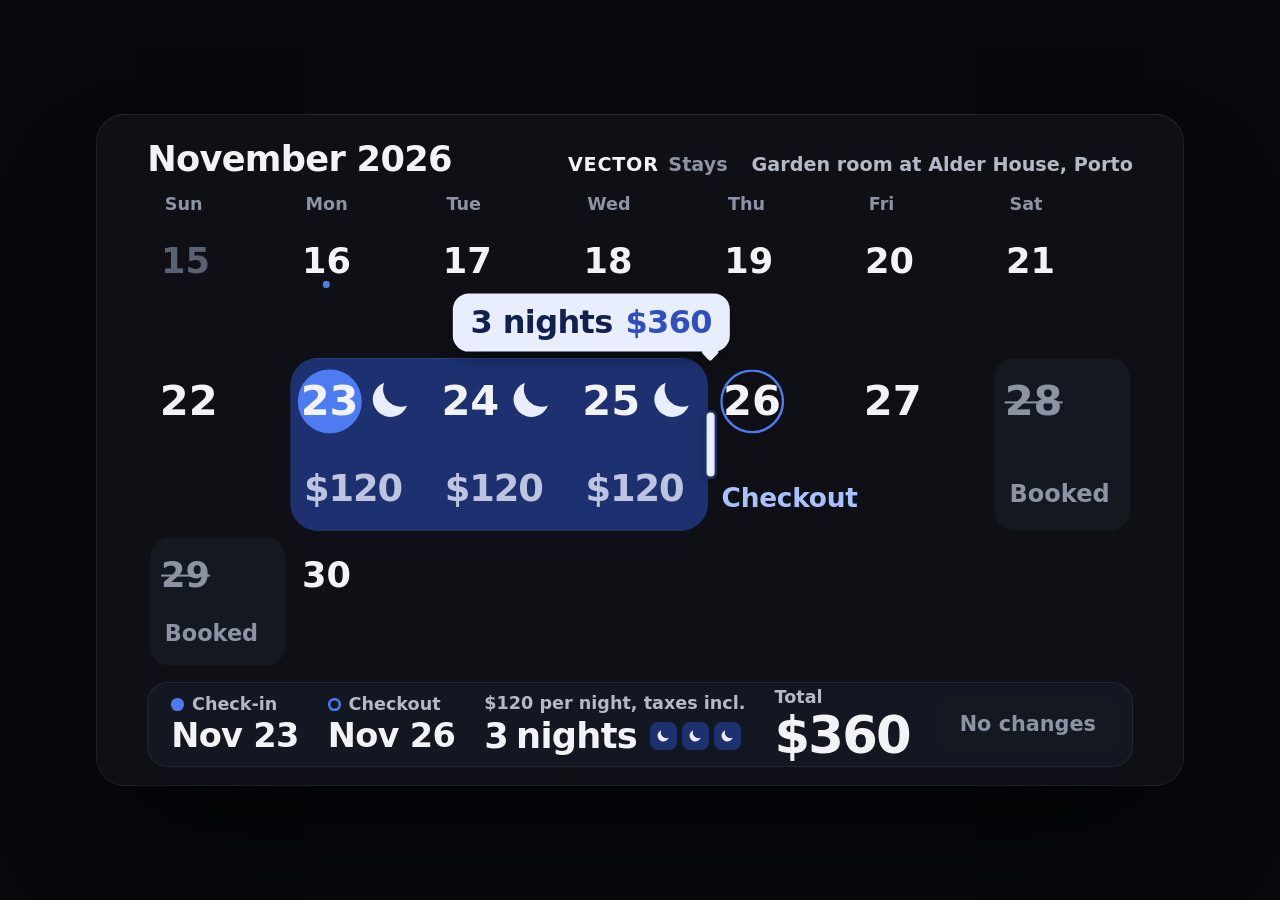
<file: index.html>
<!doctype html>
<html lang="en">
<head>
  <meta charset="utf-8">
  <meta name="viewport" content="width=device-width,initial-scale=1">
  <title>Extend Stay — veraetogrex_portfolio</title>
  <link rel="stylesheet" href="style.css">
</head>
<body>
  <!-- Extend Stay — github.com/veraetogrex-portfolio · zero dependencies
       Drag the right edge of the stay (or focus it and use ← →) to add or remove nights;
       booked nights stop it, the booking bar recounts nights and the total. -->
  <section class="st" id="stay" aria-label="Extend your stay">
    <header class="st-top">
      <h2 class="st-month">November 2026</h2>
      <p class="st-brand"><b>VECTOR</b><span>Stays</span><span class="st-place">Garden room at Alder House, Porto</span></p>
    </header>

    <div class="st-cal">
      <div class="st-wd" aria-hidden="true"><span>Sun</span><span>Mon</span><span>Tue</span><span>Wed</span><span>Thu</span><span>Fri</span><span>Sat</span></div>
      <!-- the stay is a band of nights over the days; its right edge is the check-out handle -->
      <div class="st-grid"></div>
    </div>

    <!-- the booking bar counts the same nights as the band -->
    <aside class="st-sum" aria-live="polite">
      <div class="st-blk"><p class="st-key"><i class="st-dot" aria-hidden="true"></i>Check-in</p><p class="st-val st-in"></p></div>
      <div class="st-blk"><p class="st-key"><i class="st-ring" aria-hidden="true"></i>Checkout</p><p class="st-val st-out"></p></div>
      <div class="st-blk st-nights">
        <p class="st-key">$120 per night, taxes incl.</p>
        <div class="st-nrow"><p class="st-n"><span class="st-count"></span> <span class="st-word">nights</span></p><div class="st-moons" aria-hidden="true"></div></div>
      </div>
      <div class="st-blk st-total"><p class="st-key">Total</p><p class="st-total-v">$360</p></div>
      <button class="st-cta" disabled>No changes</button>
    </aside>
  </section>

  <script src="script.js"></script>
</body>
</html>
</file>
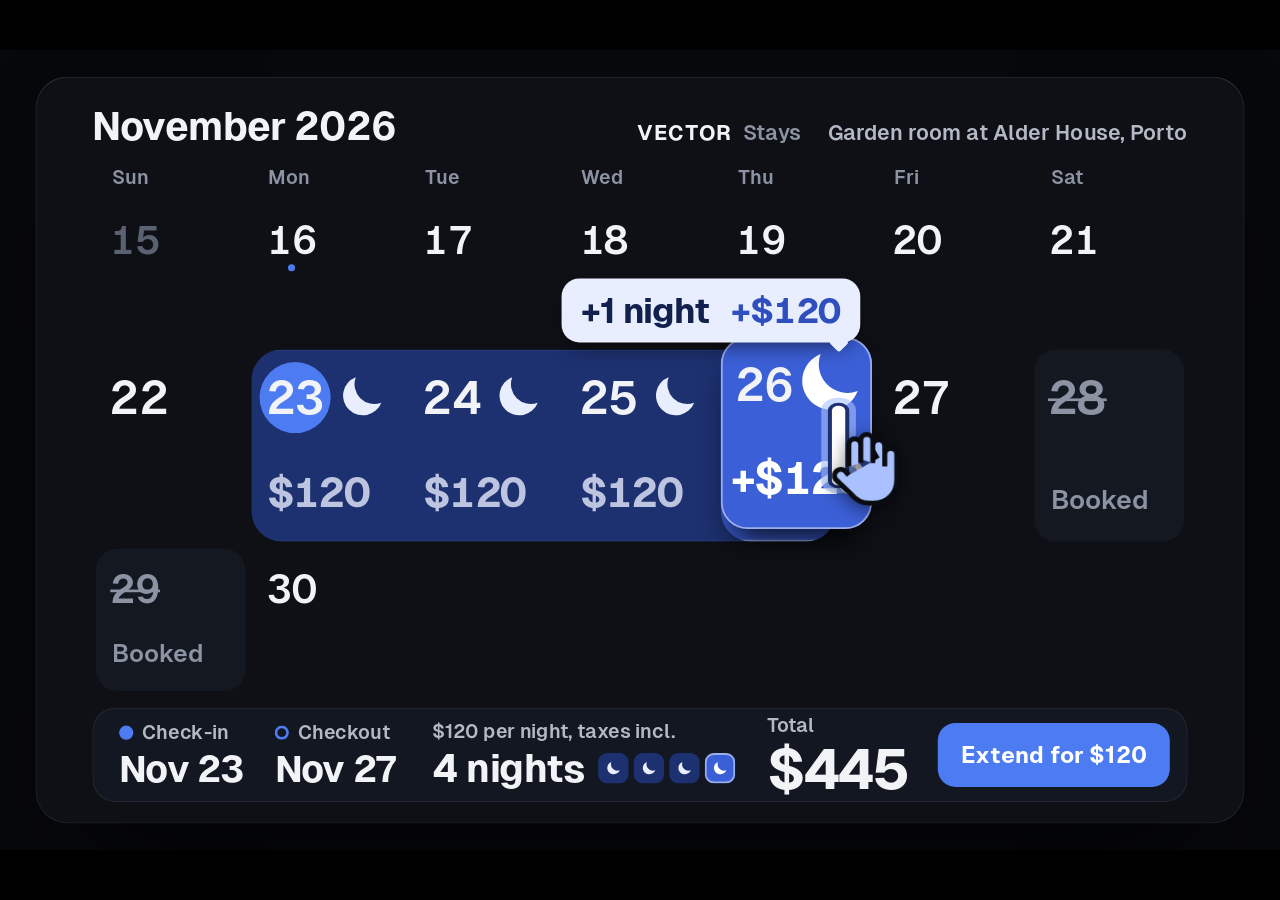
<file: mockup/extend-stay.autoplay.html>
<!doctype html>
<html lang="en">
<head>
<meta charset="utf-8">
<meta name="viewport" content="width=device-width,initial-scale=1">
<title>T33 Extend Stay — drag the last night of the stay one day further</title>
<link rel="stylesheet" href="_shared/nocturne.css">
<link rel="stylesheet" href="../style.css">
<style>
  /* the component from ../, dressed in Nocturne type; no grid on the app screen (DESIGN.md R-07: grid only in the reel header) */
  #stage{background:var(--page);--font:var(--f-text);--display:var(--f-text)}
  #stage .st{position:absolute;left:40px;top:30px;zoom:1;z-index:1}
  body.autoplay #stage :focus-visible{outline:none}
  body.autoplay #li-cursor{transition:none}   /* visible from frame one, no fade at the loop seam */
  /* the demo cursor large enough to read in the reel; a held grab turns moon-blue */
  #stage #li-cursor,#stage #li-cursor svg{width:128px;height:128px}
  #stage #li-cursor svg{margin:-10.7px 0 0 -14.3px;transform-origin:18px 14px}
  #stage #li-cursor.grab.down .hand path{fill:#A9C1FF;stroke:#0B0C12}
</style>
</head>
<body>
<div id="stage" data-title="T33 Extend Stay" data-url="veraetogrex-portfolio.github.io/extend-stay">
  <section class="st" id="stay" aria-label="Extend your stay">
    <header class="st-top">
      <h2 class="st-month">November 2026</h2>
      <p class="st-brand"><b>VECTOR</b><span>Stays</span><span class="st-place">Garden room at Alder House, Porto</span></p>
    </header>

    <div class="st-cal">
      <div class="st-wd" aria-hidden="true"><span>Sun</span><span>Mon</span><span>Tue</span><span>Wed</span><span>Thu</span><span>Fri</span><span>Sat</span></div>
      <!-- the stay is a band of nights over the days; its right edge is the check-out handle -->
      <div class="st-grid"></div>
    </div>

    <!-- the booking bar counts the same nights as the band -->
    <aside class="st-sum" aria-live="polite">
      <div class="st-blk"><p class="st-key"><i class="st-dot" aria-hidden="true"></i>Check-in</p><p class="st-val st-in"></p></div>
      <div class="st-blk"><p class="st-key"><i class="st-ring" aria-hidden="true"></i>Checkout</p><p class="st-val st-out"></p></div>
      <div class="st-blk st-nights">
        <p class="st-key">$120 per night, taxes incl.</p>
        <div class="st-nrow"><p class="st-n"><span class="st-count"></span> <span class="st-word">nights</span></p><div class="st-moons" aria-hidden="true"></div></div>
      </div>
      <div class="st-blk st-total"><p class="st-key">Total</p><p class="st-total-v">$360</p></div>
      <button class="st-cta" disabled>No changes</button>
    </aside>
  </section>
</div>
<script>window.AUTOPLAY = true;</script>
<script src="_shared/stage.js"></script>
<script src="../script.js"></script>
<script>
const st = document.querySelector('#stay').stay;
const edge = d => { const r = Stage.rect(st.day(d)); return [r.x, r.y + r.h / 2 - 10]; };   // the left edge of a day = check-out on that day
const below = d => { const r = Stage.rect(st.day(d)); return [r.x + 60, r.y + r.h + 24]; };  // under the week, clear of the dates and the Checkout label
const sine = t => .5 - .5 * Math.cos(Math.PI * t);                                 // an even pull, no snap in the middle
Stage.init({
  reset: () => st.reset(),
  get cursorStart() { return below(26); },           // resting under the stay in frame one
  async demo(s) {
    const t0 = performance.now();
    await s.move(edge(26), 200);                      // up onto the band's right edge
    s.cursor.grab(true); await s.down();               // ≈0.2 s: grab it (the grip widens and gets a ring)
    const [x, y] = edge(27);
    await s.move([x + 6, y], 1150, { arc: 0, ease: sine });   // pull it over Thursday: the night lifts in, its moon comes up (≈0.8 s)
    await s.up(); s.cursor.grab(false);                // let go: the edge settles on Friday's checkout
    await s.move(below(27), 320);                      // step out of the way, under the new checkout
    await s.until(t0, 2900);                           // 4 nights, $480
    await s.move(edge(27), 260);
    s.cursor.grab(true); await s.down();
    await s.move(edge(26), 950, { arc: 0, ease: sine });      // and back: the stay can be shortened the same way
    await s.up(); s.cursor.grab(false);
    await s.move(this.cursorStart, 360);               // rest where frame one starts
    await s.until(t0, 4500);
  },
});
</script>
</body>
</html>
</file>
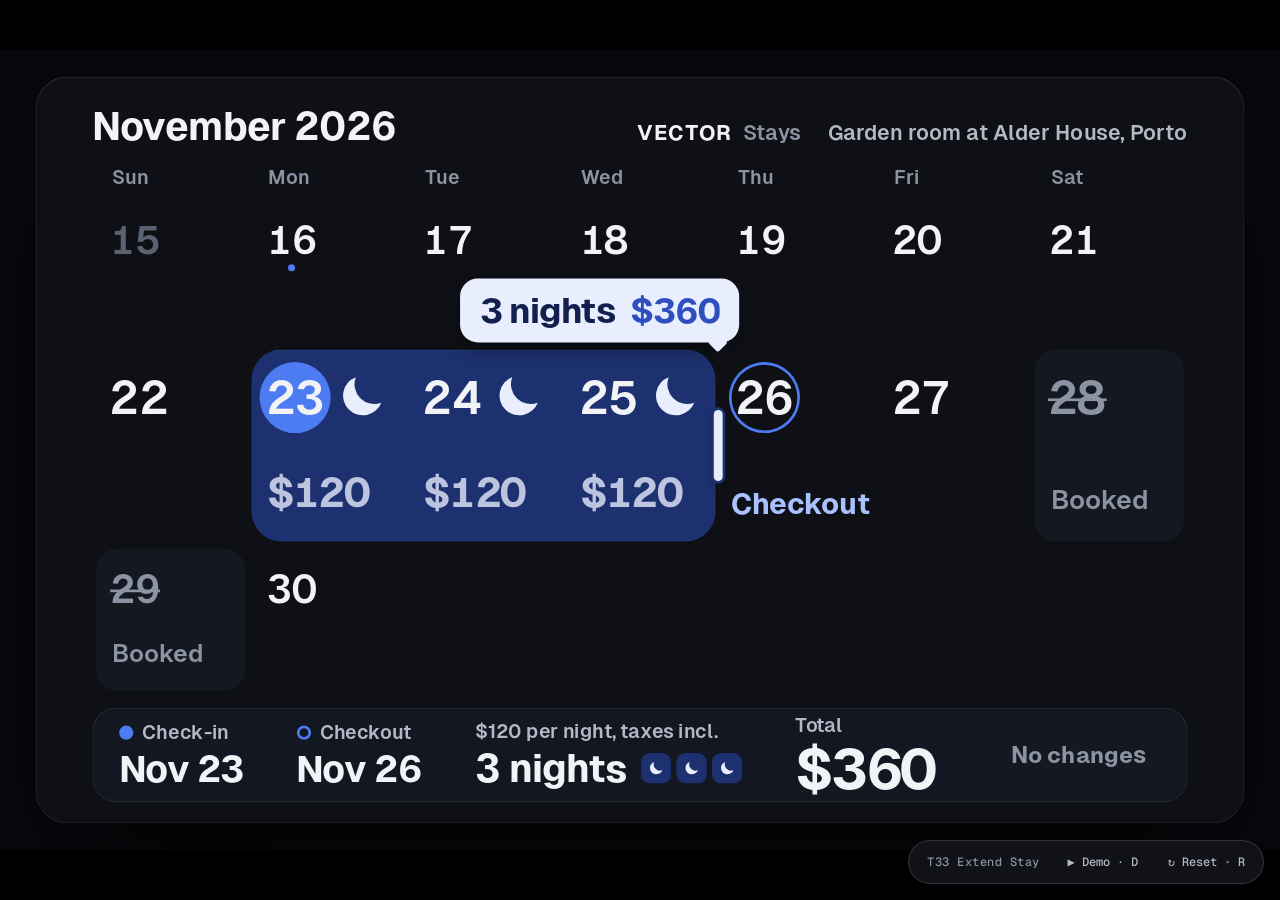
<file: mockup/extend-stay.html>
<!doctype html>
<html lang="en">
<head>
<meta charset="utf-8">
<meta name="viewport" content="width=device-width,initial-scale=1">
<title>T33 Extend Stay — drag the last night of the stay one day further</title>
<link rel="stylesheet" href="_shared/nocturne.css">
<link rel="stylesheet" href="../style.css">
<style>
  /* the component from ../, dressed in Nocturne type; no grid on the app screen (DESIGN.md R-07: grid only in the reel header) */
  #stage{background:var(--page);--font:var(--f-text);--display:var(--f-text)}
  #stage .st{position:absolute;left:40px;top:30px;zoom:1;z-index:1}
  body.autoplay #stage :focus-visible{outline:none}
  body.autoplay #li-cursor{transition:none}   /* visible from frame one, no fade at the loop seam */
  /* the demo cursor large enough to read in the reel; a held grab turns moon-blue */
  #stage #li-cursor,#stage #li-cursor svg{width:128px;height:128px}
  #stage #li-cursor svg{margin:-10.7px 0 0 -14.3px;transform-origin:18px 14px}
  #stage #li-cursor.grab.down .hand path{fill:#A9C1FF;stroke:#0B0C12}
</style>
</head>
<body>
<div id="stage" data-title="T33 Extend Stay" data-url="veraetogrex-portfolio.github.io/extend-stay">
  <section class="st" id="stay" aria-label="Extend your stay">
    <header class="st-top">
      <h2 class="st-month">November 2026</h2>
      <p class="st-brand"><b>VECTOR</b><span>Stays</span><span class="st-place">Garden room at Alder House, Porto</span></p>
    </header>

    <div class="st-cal">
      <div class="st-wd" aria-hidden="true"><span>Sun</span><span>Mon</span><span>Tue</span><span>Wed</span><span>Thu</span><span>Fri</span><span>Sat</span></div>
      <!-- the stay is a band of nights over the days; its right edge is the check-out handle -->
      <div class="st-grid"></div>
    </div>

    <!-- the booking bar counts the same nights as the band -->
    <aside class="st-sum" aria-live="polite">
      <div class="st-blk"><p class="st-key"><i class="st-dot" aria-hidden="true"></i>Check-in</p><p class="st-val st-in"></p></div>
      <div class="st-blk"><p class="st-key"><i class="st-ring" aria-hidden="true"></i>Checkout</p><p class="st-val st-out"></p></div>
      <div class="st-blk st-nights">
        <p class="st-key">$120 per night, taxes incl.</p>
        <div class="st-nrow"><p class="st-n"><span class="st-count"></span> <span class="st-word">nights</span></p><div class="st-moons" aria-hidden="true"></div></div>
      </div>
      <div class="st-blk st-total"><p class="st-key">Total</p><p class="st-total-v">$360</p></div>
      <button class="st-cta" disabled>No changes</button>
    </aside>
  </section>
</div>
<script src="_shared/stage.js"></script>
<script src="../script.js"></script>
<script>
const st = document.querySelector('#stay').stay;
const edge = d => { const r = Stage.rect(st.day(d)); return [r.x, r.y + r.h / 2 - 10]; };   // the left edge of a day = check-out on that day
const below = d => { const r = Stage.rect(st.day(d)); return [r.x + 60, r.y + r.h + 24]; };  // under the week, clear of the dates and the Checkout label
const sine = t => .5 - .5 * Math.cos(Math.PI * t);                                 // an even pull, no snap in the middle
Stage.init({
  reset: () => st.reset(),
  get cursorStart() { return below(26); },           // resting under the stay in frame one
  async demo(s) {
    const t0 = performance.now();
    await s.move(edge(26), 200);                      // up onto the band's right edge
    s.cursor.grab(true); await s.down();               // ≈0.2 s: grab it (the grip widens and gets a ring)
    const [x, y] = edge(27);
    await s.move([x + 6, y], 1150, { arc: 0, ease: sine });   // pull it over Thursday: the night lifts in, its moon comes up (≈0.8 s)
    await s.up(); s.cursor.grab(false);                // let go: the edge settles on Friday's checkout
    await s.move(below(27), 320);                      // step out of the way, under the new checkout
    await s.until(t0, 2900);                           // 4 nights, $480
    await s.move(edge(27), 260);
    s.cursor.grab(true); await s.down();
    await s.move(edge(26), 950, { arc: 0, ease: sine });      // and back: the stay can be shortened the same way
    await s.up(); s.cursor.grab(false);
    await s.move(this.cursorStart, 360);               // rest where frame one starts
    await s.until(t0, 4500);
  },
});
</script>
</body>
</html>
</file>
<file: style.css>
/* Extend Stay — github.com/veraetogrex-portfolio · zero dependencies
   A hotel stay as a band of nights over one month: dark-blue nights with a moon and a price,
   nights added to the booking in a lighter blue, a booking bar that counts the same nights. */
:root {
  --page: #07080c; --panel: #0e1016; --bar: #131722;
  --text: #f2f3f7; --text-2: #b4b9c6; --text-3: #8c93a3; --past: #5a6170;
  --line: rgba(255, 255, 255, .08);
  /* a night: the dark blue of a hotel window after dusk, with its moon */
  --night: #1d3170; --night-add: #3b5fd6; --moon: #e9eeff; --on-night-2: rgba(233, 238, 255, .78);
  --harbor: #4d7cf2;           /* restrained blue: check-in, check-out ring, handle grip, the CTA */
  --harbor-ink: #a9c1ff;       /* a night added to the booking */
  --taken: #141821;            /* a night someone else holds */
  --font: system-ui, -apple-system, "Segoe UI", sans-serif;
  --display: var(--font);
}
* { box-sizing: border-box; }
body { margin: 0; min-height: 100vh; display: grid; place-items: center; overflow: hidden; background: var(--page); color: var(--text); font: 16px/1.4 var(--font); }
p, h2 { margin: 0; }
button { font: inherit; color: inherit; background: none; border: 0; padding: 0; cursor: pointer; text-align: left; }
button:focus-visible { outline: 3px solid var(--harbor-ink); outline-offset: 3px; }

.st { position: relative; width: 1360px; height: 840px; border-radius: 36px; overflow: hidden; user-select: none; -webkit-user-select: none;
  background: var(--panel); box-shadow: 0 0 0 1px var(--line) inset, 0 1px 0 rgba(255, 255, 255, .06) inset, 0 80px 140px -50px rgba(0, 0, 0, .8); }
@media (max-width: 1400px) { .st { zoom: .8; } }
@media (max-width: 1100px) { .st { zoom: .6; } }
@media (max-width: 820px)  { .st { zoom: .4; } }
@media (max-width: 560px)  { .st { zoom: .27; } }

.st-top { position: absolute; left: 64px; right: 64px; top: 32px; display: flex; align-items: baseline; justify-content: space-between; }
.st-month { font: 700 44px/1.1 var(--display); letter-spacing: -.02em; }
.st-brand { display: flex; align-items: baseline; gap: 12px; }
.st-brand b { font: 800 24px var(--font); letter-spacing: .04em; }
.st-brand span { font: 600 24px var(--font); color: var(--text-3); }
.st-brand .st-place { margin-left: 18px; color: var(--text-2); }

/* ── the month: the whole width; past weeks fold to one line ── */
.st-cal { position: absolute; left: 64px; top: 100px; width: 1232px; }
.st-wd { display: grid; grid-template-columns: repeat(7, 176px); }
.st-wd span { padding-left: 22px; font: 600 22px var(--font); color: var(--text-3); }
.st-grid { position: relative; margin-top: 8px; width: 1232px; height: 560px; }

/* a band per week row, clipped to the nights that fall in that row */
.st-band { position: absolute; left: 0; width: 1232px; height: 176px; background: var(--night); clip-path: inset(0 100% 0 0); pointer-events: none;
  box-shadow: 0 0 0 1px rgba(169, 193, 255, .14) inset; }
.st-band.is-add { background: var(--night-add); box-shadow: 0 0 0 2px rgba(233, 238, 255, .55) inset; }   /* nights the booking did not have yet */

/* check-in disc and check-out ring sit behind the day number */
.st-mark { position: absolute; left: 0; top: 0; width: 176px; height: 168px; pointer-events: none; transition: transform .38s cubic-bezier(.23, 1, .32, 1), opacity .2s; }
.st.is-dragging .st-mark.is-out { opacity: 0; }   /* the ring steps aside while the edge moves; the tag speaks for it */
.st-mark i { position: absolute; left: 12px; top: 14px; width: 72px; height: 72px; border-radius: 50%; }
.st-mark.is-in i { background: var(--harbor); }
.st-mark.is-tall i { top: 18px; width: 80px; height: 80px; }
.st-mark.is-out i { box-shadow: 0 0 0 3px var(--harbor) inset; }
.st-mark.is-out b { position: absolute; left: 14px; bottom: 26px; font: 700 33px var(--font); letter-spacing: -.01em; color: var(--harbor-ink); white-space: nowrap; }

.st-day { position: absolute; left: 0; top: 0; width: 176px; height: 168px; border-radius: 28px; transition: translate .35s cubic-bezier(.2, .8, .2, 1); }
.st-day.is-pop { translate: 0 -14px; z-index: 3; }   /* straight up: the neighbours stay uncovered */
.st-num { position: absolute; left: 12px; top: 14px; width: 72px; height: 72px; display: grid; place-items: center; font: 600 44px var(--font); font-variant-numeric: tabular-nums; }
.st-day.is-past { cursor: default; }
.st-day.is-past .st-num { color: var(--past); }
.st-day.is-folded { display: none; }
.st-day.is-today .st-num::after { content: ""; position: absolute; left: 50%; bottom: 2px; width: 8px; height: 8px; margin-left: -4px; border-radius: 50%; background: var(--harbor); }
.st-day.is-taken { cursor: not-allowed; }
.st-day.is-taken::before { content: ""; position: absolute; inset: 4px; border-radius: 24px; background: var(--taken); }
.st-day.is-taken .st-num { color: var(--text-3); text-decoration: line-through 3px; }
.st-taken { position: absolute; left: 22px; bottom: 28px; font: 600 28px var(--font); color: var(--text-3); }
.st-day:not(.is-past):not(.is-taken):not(.is-night):hover::before { content: ""; position: absolute; inset: 4px; border-radius: 24px; box-shadow: 0 0 0 2px rgba(169, 193, 255, .35) inset; }

/* a night: its moon comes up and its price is printed when the band covers the day */
.st-moon { position: absolute; right: 18px; top: 18px; width: 66px; height: 66px; color: var(--moon); opacity: 0; transform: translateY(64px) rotate(-40deg) scale(.5);
  transition: transform .25s ease-in, opacity .12s; }   /* a night that leaves goes quickly */
.st-moon svg { width: 100%; height: 100%; fill: currentColor; }
.st-price { position: absolute; left: 22px; bottom: 28px; font: 700 42px var(--font); letter-spacing: -.03em; font-variant-numeric: tabular-nums; color: var(--on-night-2); opacity: 0; transform: translateY(10px);
  transition: transform .2s ease-in, opacity .12s, color .3s; }
.st-day.is-night .st-moon { opacity: 1; transform: none; transition: transform .7s cubic-bezier(.16, 1, .3, 1), opacity .3s; }   /* moonrise: up from the price line */
.st-day.is-night .st-price { opacity: 1; transform: none; transition: transform .35s cubic-bezier(.23, 1, .32, 1) .06s, opacity .2s .06s, color .3s; }
.st-day.is-added .st-price { color: #fff; }
.st-day.is-added .st-moon { color: #fff; }

/* the right edge of the stay: grab it */
.st-handle { position: absolute; left: 0; top: 0; width: 44px; height: 160px; cursor: ew-resize; touch-action: none; z-index: 5; }
.st-handle i { position: absolute; left: 17px; top: calc(50% - 40px); width: 10px; height: 80px; border-radius: 5px; background: var(--moon);
  box-shadow: 0 0 0 3px var(--night), 0 4px 10px rgba(0, 0, 0, .45); transition: transform .15s ease-out; pointer-events: none; }
.st-handle:hover i { transform: scaleX(1.3) scaleY(1.08); }
.st.is-dragging .st-handle i { transform: scaleX(1.5) scaleY(1.12); background: #fff; box-shadow: 0 0 0 3px var(--night), 0 0 0 8px rgba(169, 193, 255, .6); }   /* held: the grip widens and gets a ring */

/* a night that just joined: a tile of the band lifts off and settles back */
.st-lift { position: absolute; left: 0; top: 0; width: 170px; height: 160px; border-radius: 30px; background: var(--night-add); pointer-events: none; opacity: 0;
  box-shadow: 0 0 0 2px rgba(233, 238, 255, .55) inset, 0 26px 34px -12px rgba(0, 0, 0, .8); transition: opacity .3s .1s, translate .35s cubic-bezier(.2, .8, .2, 1); }
.st-lift.is-up { opacity: 1; translate: 0 -14px; transition: opacity .08s, translate .3s cubic-bezier(.2, .8, .2, 1); }
/* the week of the stay: larger type */
.st-day.is-tall .st-num { top: 18px; width: 80px; height: 80px; font-size: 52px; }
.st-day.is-tall .st-moon { top: 26px; width: 62px; height: 62px; }
.st-day.is-tall .st-price { left: 20px; bottom: 30px; font-size: 46px; }
.st-day.is-tall.is-added .st-price { left: 14px; font-size: 50px; }   /* the price of the new night, large on its own tile */
.st-day.is-tall.is-taken .st-taken { bottom: 32px; font-size: 30px; }
.st-mark.is-out { z-index: 2; }   /* over the day, so a booked tile does not hide it */
.st-day.is-taken.is-checkout .st-taken { opacity: 0; }   /* checking out the morning a booked night starts: the Checkout label takes the line */
.st-day.is-taken.is-checkout .st-num { text-decoration: none; color: var(--text); }
/* the new night's moon is bigger and takes longer to come up */
.st-day.is-added .st-moon { top: 10px; right: 6px; width: 90px; height: 90px; }
.st-day.is-added.is-night .st-moon { transition: transform 1s cubic-bezier(.16, 1, .3, 1), opacity .35s; }

/* the tag on the band's end: what the stay is now */
.st-tag { position: absolute; left: 0; top: 0; z-index: 6; display: flex; align-items: baseline; gap: 16px; height: 72px; padding: 0 22px; border-radius: 20px;
  background: var(--moon); color: #12204d; white-space: nowrap; box-shadow: 0 10px 24px -8px rgba(0, 0, 0, .6); pointer-events: none; translate: -100% 0; }
.st-tag::after { content: ""; position: absolute; right: var(--tip, 16px); bottom: -8px; width: 16px; height: 16px; background: var(--moon); transform: rotate(45deg); border-radius: 3px; }
.st-tag.is-below::after { bottom: auto; top: -8px; }
.st-tag.is-off { opacity: 0; }   /* no free room by the edge: the booking bar carries the totals */
.st-tag-n { font: 800 40px/72px var(--font); letter-spacing: -.02em; }
.st-tag-v { font: 700 40px/72px var(--font); letter-spacing: -.02em; font-variant-numeric: tabular-nums; color: #2f4fbf; }

/* ── the booking bar ── */
.st-sum { position: absolute; left: 64px; right: 64px; top: 710px; height: 106px; padding: 0 20px 0 30px; border-radius: 26px; background: var(--bar);
  box-shadow: 0 0 0 1px var(--line) inset; display: flex; align-items: center; justify-content: space-between; gap: 16px; }
.st-blk { display: flex; flex-direction: column; gap: 4px; }
.st-key { display: flex; align-items: center; gap: 10px; font: 600 22px var(--font); color: var(--text-2); white-space: nowrap; }
.st-dot, .st-ring { width: 16px; height: 16px; border-radius: 50%; }
.st-dot { background: var(--harbor); }
.st-ring { box-shadow: 0 0 0 3px var(--harbor) inset; }
.st-val { font: 700 42px/1.1 var(--font); letter-spacing: -.02em; white-space: nowrap; }
.st-nrow { display: flex; align-items: center; gap: 16px; }
.st-n { font: 700 44px/1.1 var(--display); letter-spacing: -.02em; display: flex; align-items: baseline; gap: 10px; white-space: nowrap; }
.st-moons { display: flex; gap: 6px; height: 34px; }
.st-chip { width: 34px; height: 34px; border-radius: 10px; background: var(--night); color: var(--moon); display: grid; place-items: center;
  transition: transform .45s cubic-bezier(.16, 1, .3, 1), opacity .25s, background-color .3s; }
.st-chip svg { width: 20px; height: 20px; fill: currentColor; }
.st-chip.is-added { background: var(--night-add); color: #fff; box-shadow: 0 0 0 2px rgba(233, 238, 255, .55) inset; }
.st-chip.is-gone { opacity: 0; transform: translateY(12px) scale(.6); }
.st-chip.is-more { width: auto; padding: 0 8px; font: 700 20px var(--font); color: var(--text-2); background: var(--taken); }
.st-total-v { font: 700 64px/1 var(--display); letter-spacing: -.035em; font-variant-numeric: tabular-nums; }
.st-cta { height: 72px; padding: 0 26px; border-radius: 20px; text-align: center; white-space: nowrap; font: 700 26px var(--font); background: var(--harbor); color: #fff; transition: background-color .25s, color .25s, transform .15s; }
.st-cta:disabled { background: var(--taken); color: var(--text-3); cursor: default; }
.st-cta:not(:disabled):active { transform: scale(.97); }

/* a value that changes flips over: the old one leaves upward, the new one comes from below */
.flip { display: inline-grid; overflow: hidden; vertical-align: bottom; }
.flip > span { grid-area: 1 / 1; transition: transform .38s cubic-bezier(.23, 1, .32, 1), opacity .25s; }
.flip > span.is-in { transform: translateY(70%); opacity: 0; }
.flip > span.is-out { transform: translateY(-70%); opacity: 0; }
.st-out.flip > span, .st-in.flip > span { justify-self: start; }
.st-tag .flip > span { transition: transform .22s cubic-bezier(.23, 1, .32, 1) .14s, opacity .14s .14s; }   /* the old text leaves first, then the new one comes in */
.st-tag .flip > span.is-in { transform: translateY(100%); }
.st-tag .flip > span.is-out { transform: translateY(-100%); transition: transform .14s ease-in, opacity .12s; }

.st.is-reset, .st.is-reset * { transition: none !important; }
@media (prefers-reduced-motion: reduce) {
  .st *, .st *::before { transition-duration: 1ms !important; transition-delay: 0s !important; }
}
</file>
<file: mockup/_shared/nocturne.css>
/* Nocturne — shared base styles for the mockups */
@font-face{font-family:"Chakra Petch";font-weight:500;font-display:swap;src:url(fonts/chakra-petch-latin-500-normal.woff2) format("woff2")}
@font-face{font-family:"Chakra Petch";font-weight:600;font-display:swap;src:url(fonts/chakra-petch-latin-600-normal.woff2) format("woff2")}
@font-face{font-family:"Chakra Petch";font-weight:700;font-display:swap;src:url(fonts/chakra-petch-latin-700-normal.woff2) format("woff2")}
@font-face{font-family:"Geist";font-weight:400;font-display:swap;src:url(fonts/geist-sans-latin-400-normal.woff2) format("woff2")}
@font-face{font-family:"Geist";font-weight:500;font-display:swap;src:url(fonts/geist-sans-latin-500-normal.woff2) format("woff2")}
@font-face{font-family:"Geist";font-weight:600;font-display:swap;src:url(fonts/geist-sans-latin-600-normal.woff2) format("woff2")}
@font-face{font-family:"Geist";font-weight:700;font-display:swap;src:url(fonts/geist-sans-latin-700-normal.woff2) format("woff2")}
@font-face{font-family:"Geist Mono";font-weight:400;font-display:swap;src:url(fonts/geist-mono-latin-400-normal.woff2) format("woff2")}
@font-face{font-family:"Geist Mono";font-weight:500;font-display:swap;src:url(fonts/geist-mono-latin-500-normal.woff2) format("woff2")}

:root{
  --void:#07080C; --panel:#0E1016; --panel-2:#111218; --raise:#1A1B24; --raise-2:#22252F;
  --glass:rgba(255,255,255,.05); --glass-strong:rgba(255,255,255,.12);
  --line:rgba(255,255,255,.08); --line-2:rgba(255,255,255,.14);
  --text:#F2F3F7; --text-2:#A4A7B6; --text-3:#7F8293;
  --pulse:#7C6CFF; --pulse-btn:#6A5AF9; --pulse-soft:#A69BFF; --pulse-pale:#C9C2FF;
  --ion:#3FE0D0; --flare:#FF7A45; --pink:#FF6FB5; --amber:#FFB547;
  --daylight:#F4F5F8;
  --r-field:10px; --r-card:14px; --r-panel:20px;
  --f-display:"Chakra Petch","Geist",system-ui,sans-serif;
  --f-text:"Geist","Inter",system-ui,-apple-system,sans-serif;
  --f-mono:"Geist Mono",ui-monospace,"SF Mono",Menlo,monospace;
  --ease-out:cubic-bezier(.2,.8,.2,1);
  --ease-io:cubic-bezier(.65,0,.35,1);
  --ease-back:cubic-bezier(.34,1.56,.64,1);
}
*,*::before,*::after{box-sizing:border-box}
html,body{margin:0;height:100%;background:#000;color:var(--text);font-family:var(--f-text);-webkit-font-smoothing:antialiased;overflow:hidden}
button,input,textarea{font:inherit;color:inherit}
button{cursor:pointer;background:none;border:0;padding:0}

/* viewport and scaling */
.li-viewport{position:fixed;inset:0;overflow:hidden;background:#000}
.li-shell{position:absolute;left:50%;top:50%;transform-origin:50% 50%}
#stage{position:relative;width:1440px;height:900px;overflow:hidden;background:var(--void);isolation:isolate}
#stage.grid::before{content:"";position:absolute;inset:0;pointer-events:none;z-index:0;
  background-image:linear-gradient(var(--line) 1px,transparent 1px),linear-gradient(90deg,var(--line) 1px,transparent 1px);
  background-size:48px 48px;background-position:-1px -1px;opacity:.45;
  -webkit-mask-image:radial-gradient(ellipse 75% 70% at 50% 50%,#000 30%,transparent 100%);
          mask-image:radial-gradient(ellipse 75% 70% at 50% 50%,#000 30%,transparent 100%)}

/* browser frame (?frame) */
.li-browser{width:1440px;border-radius:18px;overflow:hidden;background:#15161D;box-shadow:0 0 0 1px rgba(255,255,255,.08),0 40px 120px rgba(0,0,0,.6)}
.li-browser-bar{height:46px;display:flex;align-items:center;gap:16px;padding:0 18px;background:#121319;border-bottom:1px solid var(--line)}
.li-dots{display:flex;gap:8px}.li-dots i{width:12px;height:12px;border-radius:50%;background:#2A2C36;display:block}
.li-dots i:nth-child(1){background:#FF5F57}.li-dots i:nth-child(2){background:#FEBC2E}.li-dots i:nth-child(3){background:#28C840}
.li-url{flex:0 1 520px;margin:0 auto;height:28px;border-radius:8px;background:#1C1D25;display:flex;align-items:center;justify-content:center;gap:8px;font:500 13px var(--f-mono);color:var(--text-2);letter-spacing:.02em}
.li-url::before{content:"";width:9px;height:11px;border:1.5px solid var(--text-3);border-radius:2px 2px 3px 3px;border-top-width:4px;opacity:.7}

/* demo cursor */
#li-cursor{position:absolute;left:0;top:0;width:28px;height:28px;z-index:9999;pointer-events:none;opacity:0;transition:opacity .2s;will-change:transform;filter:drop-shadow(0 4px 10px rgba(0,0,0,.55))}
#li-cursor.on{opacity:1}
#li-cursor svg{display:block;transform-origin:4px 3px;transition:transform .12s var(--ease-out)}
#li-cursor.down svg{transform:scale(.82)}
#li-cursor.grab .arrow{display:none}#li-cursor:not(.grab) .hand{display:none}
.li-ripple{position:absolute;width:44px;height:44px;margin:-22px 0 0 -22px;border-radius:50%;border:2px solid rgba(255,255,255,.85);pointer-events:none;z-index:9998;animation:li-ripple .5s var(--ease-out) forwards}
@keyframes li-ripple{from{transform:scale(.3);opacity:.9}to{transform:scale(1.35);opacity:0}}
#stage.demo-running, #stage.demo-running *{cursor:none!important}

/* control pill outside the stage (interactive mode only) */
.li-controls{position:fixed;right:16px;bottom:16px;z-index:10;display:flex;gap:6px;padding:6px;border-radius:999px;background:rgba(20,21,28,.86);border:1px solid var(--line-2);backdrop-filter:blur(10px);font:500 12px var(--f-mono);letter-spacing:.04em}
.li-controls button{padding:7px 12px;border-radius:999px;color:var(--text-2)}
.li-controls button:hover{background:var(--raise-2);color:var(--text)}
.li-controls .li-title{padding:7px 10px 7px 12px;color:var(--text-3)}
body.autoplay .li-controls,body.clean .li-controls{display:none}

/* shared primitives */
.mono{font-family:var(--f-mono);letter-spacing:.08em;text-transform:uppercase}
.display{font-family:var(--f-display);text-transform:uppercase;letter-spacing:.02em}
.btn{display:inline-flex;align-items:center;justify-content:center;gap:10px;height:52px;padding:0 26px;border-radius:var(--r-field);background:var(--pulse-btn);color:#fff;font:600 17px var(--f-text);box-shadow:0 0 0 1px rgba(255,255,255,.1) inset,0 10px 30px -10px rgba(124,108,255,.8)}
.btn.ghost{background:var(--glass);box-shadow:0 0 0 1px var(--line-2) inset;color:var(--text)}
.field{height:56px;border-radius:var(--r-field);background:rgba(255,255,255,.035);border:1px solid var(--line-2);padding:0 18px;display:flex;align-items:center;font-size:18px;color:var(--text);outline:none;transition:border-color .2s,box-shadow .2s}
.field:focus,.field.focus{border-color:var(--pulse);box-shadow:0 0 0 4px rgba(124,108,255,.18)}
.card{background:var(--panel);border:1px solid var(--line);border-radius:var(--r-panel)}
.hud-corners{position:absolute;inset:-10px;pointer-events:none;
  background:
   linear-gradient(var(--c,var(--line-2)) 0 0) left top/18px 1px no-repeat,linear-gradient(var(--c,var(--line-2)) 0 0) left top/1px 18px no-repeat,
   linear-gradient(var(--c,var(--line-2)) 0 0) right top/18px 1px no-repeat,linear-gradient(var(--c,var(--line-2)) 0 0) right top/1px 18px no-repeat,
   linear-gradient(var(--c,var(--line-2)) 0 0) left bottom/18px 1px no-repeat,linear-gradient(var(--c,var(--line-2)) 0 0) left bottom/1px 18px no-repeat,
   linear-gradient(var(--c,var(--line-2)) 0 0) right bottom/18px 1px no-repeat,linear-gradient(var(--c,var(--line-2)) 0 0) right bottom/1px 18px no-repeat}
.status-line{position:absolute;left:48px;right:48px;bottom:28px;display:flex;justify-content:space-between;font:500 12px var(--f-mono);letter-spacing:.14em;text-transform:uppercase;color:var(--text-3);z-index:2}

@media (prefers-reduced-motion: reduce){
  *,*::before,*::after{animation-duration:150ms!important;transition-duration:150ms!important}
}
</file>
